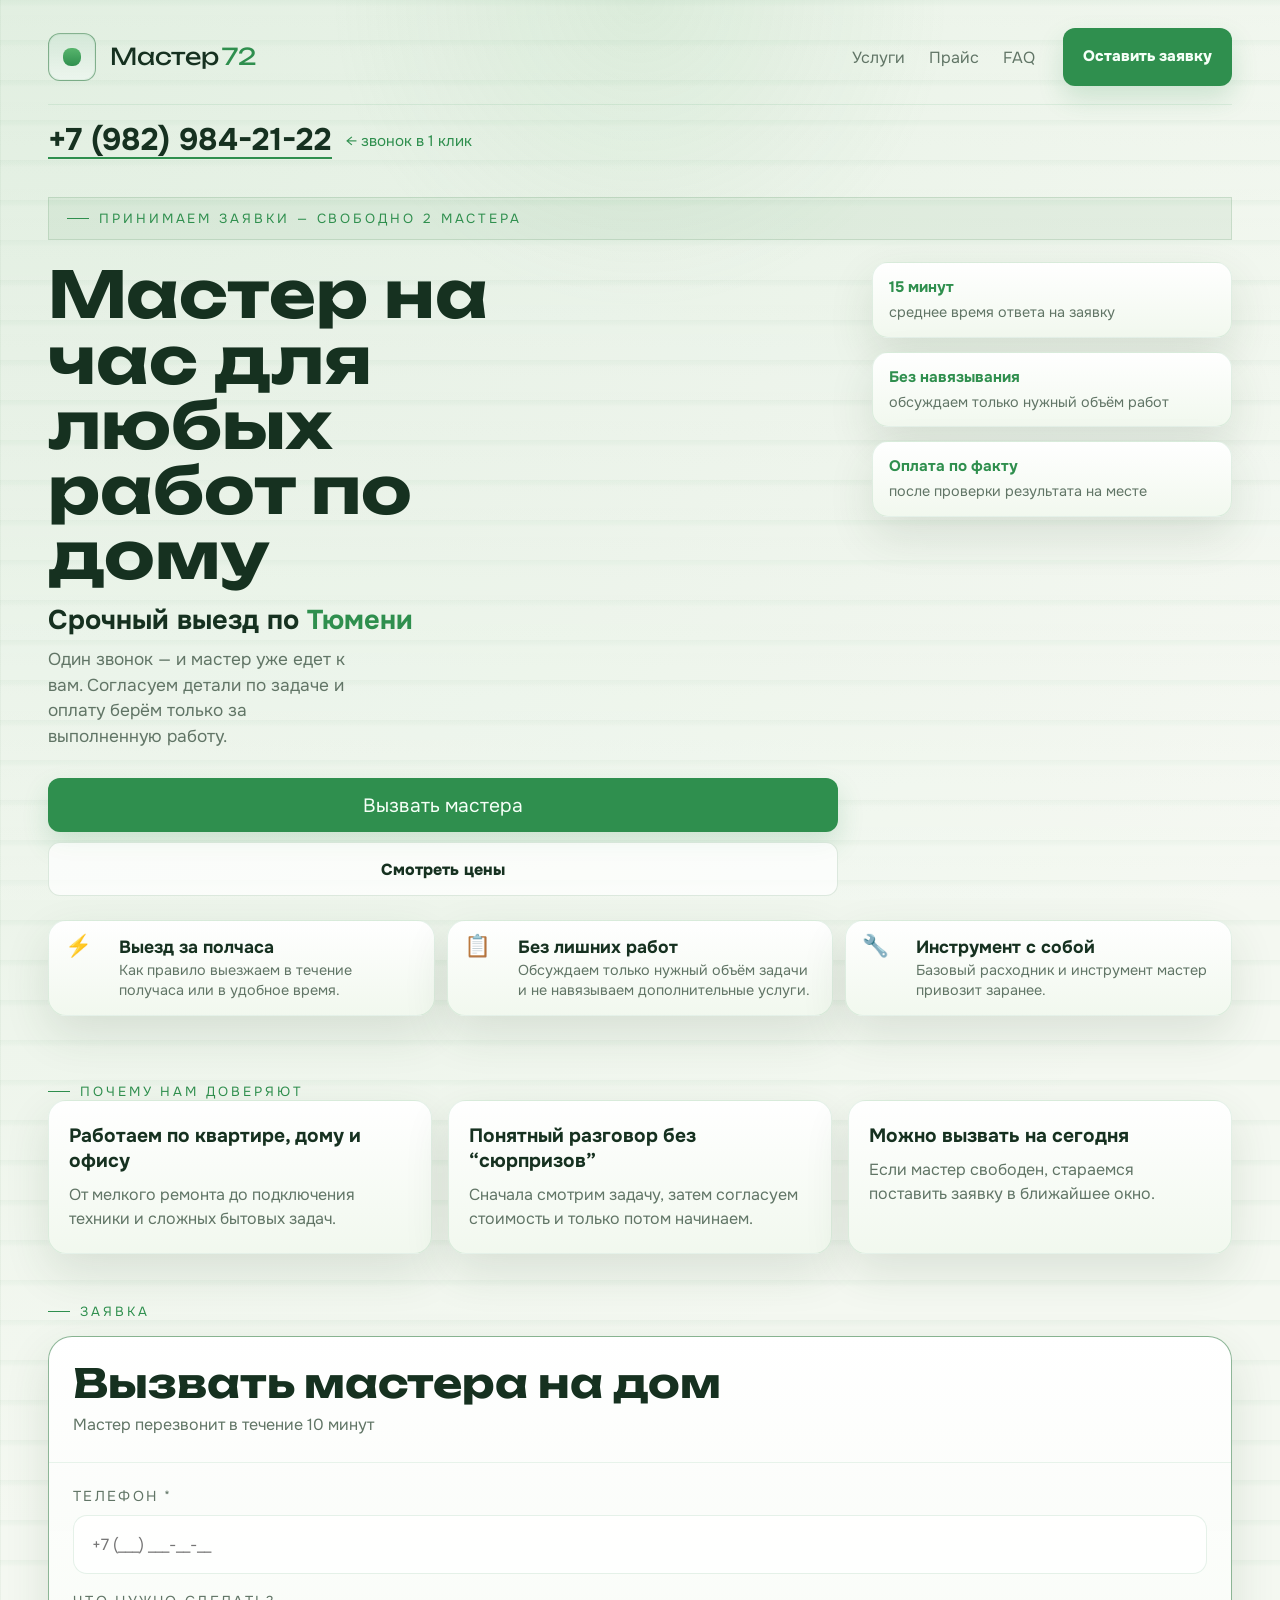
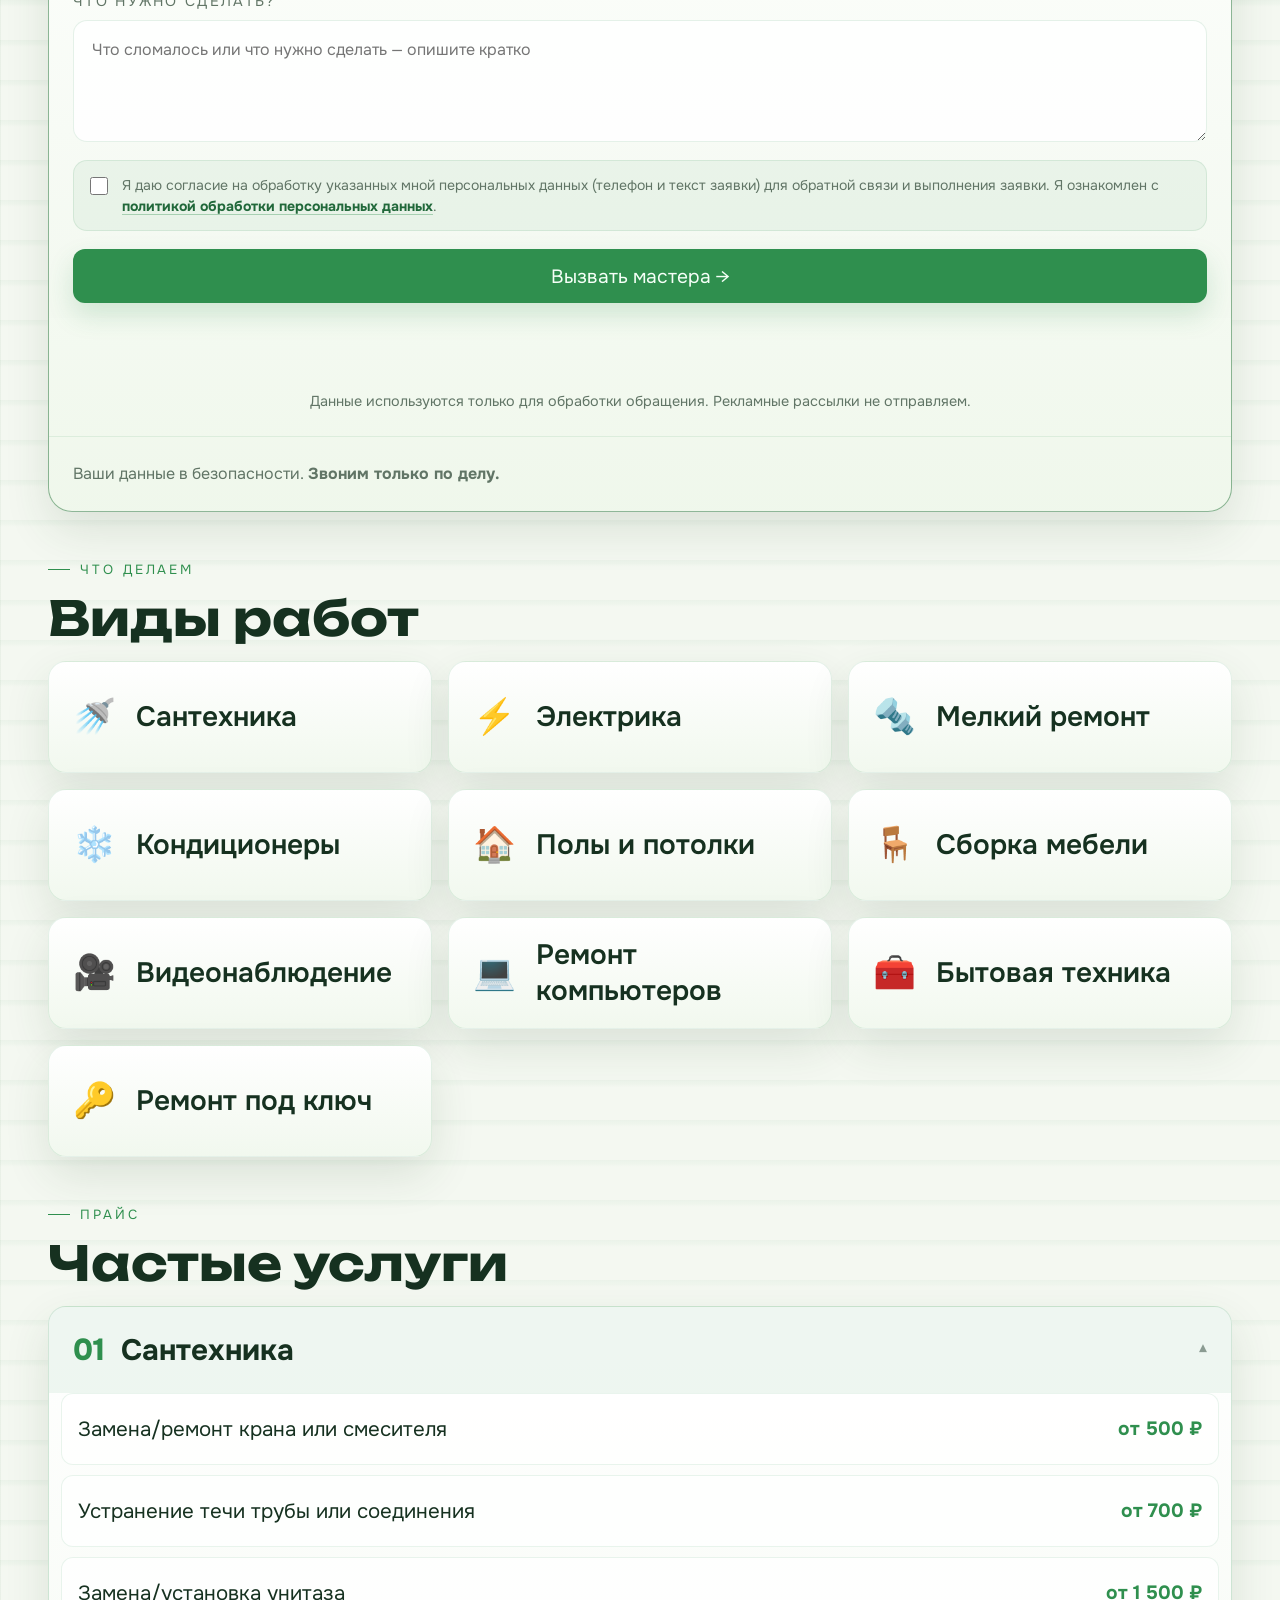
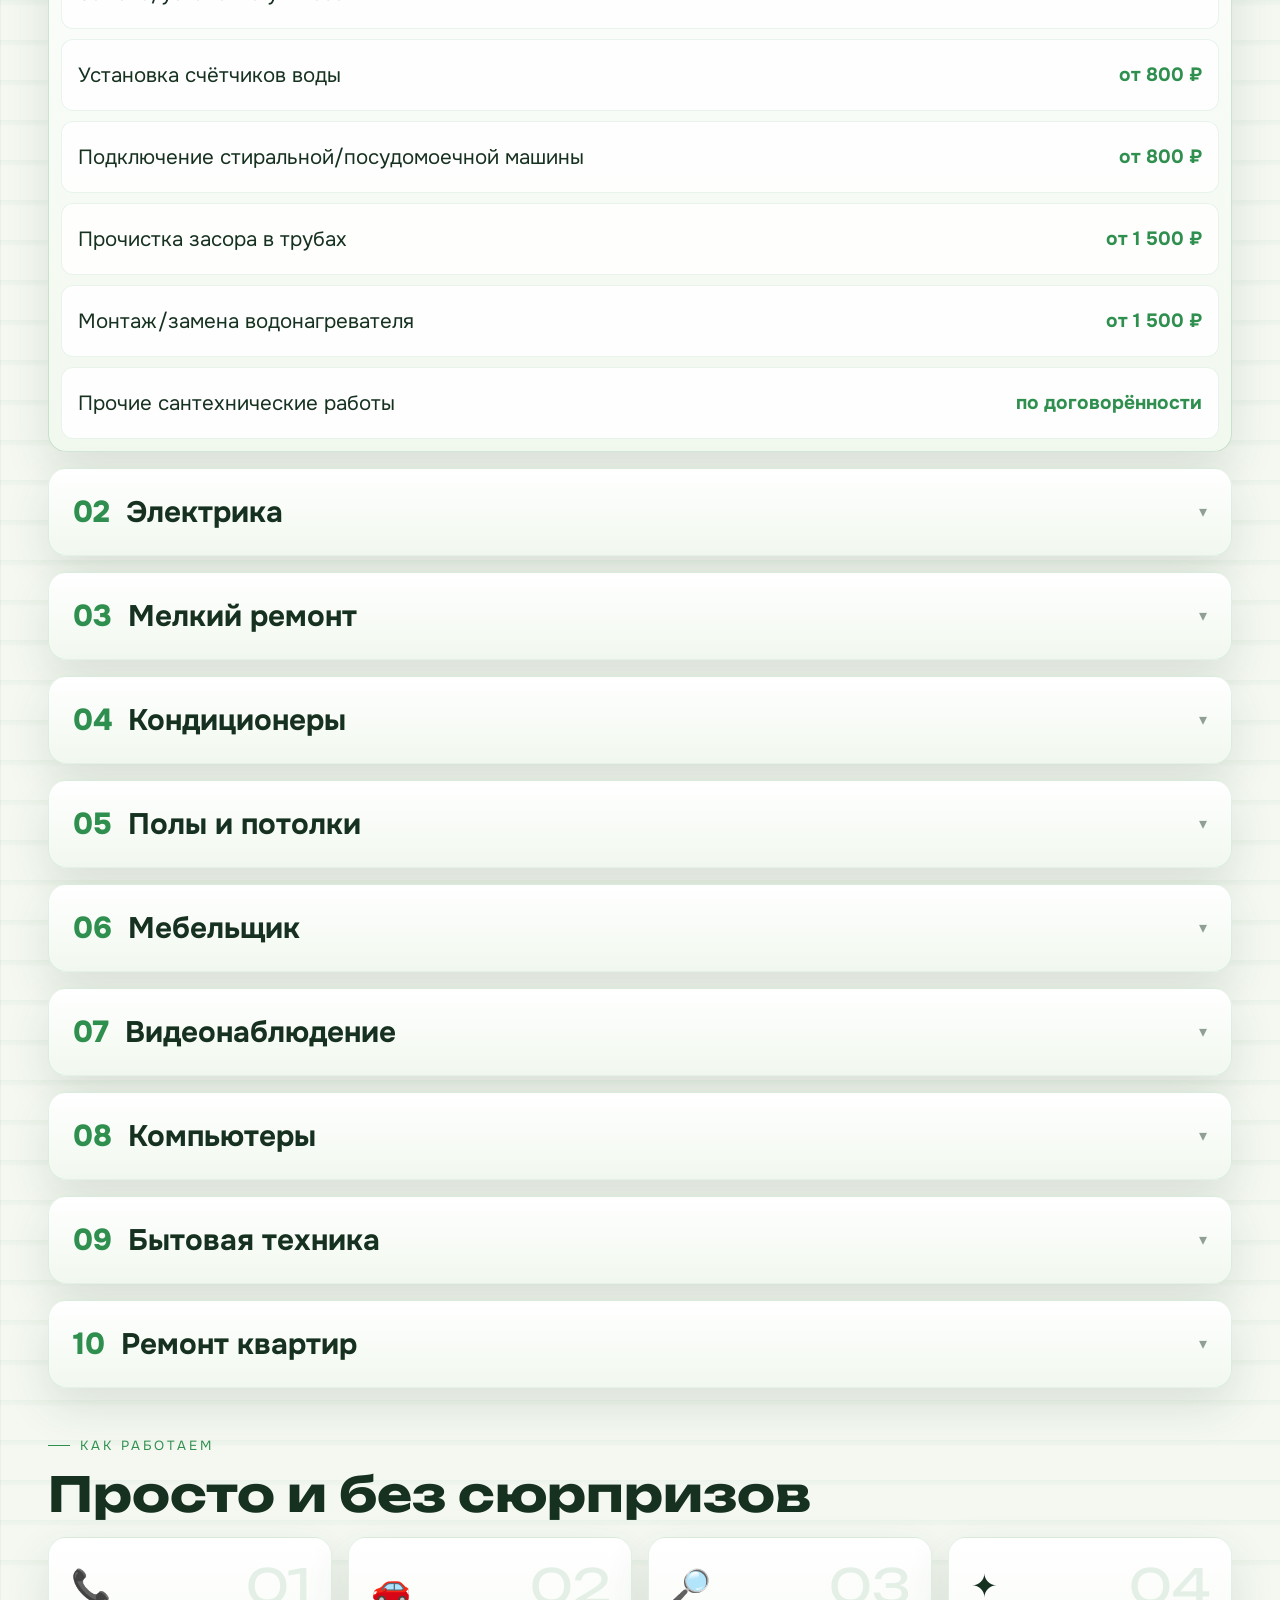
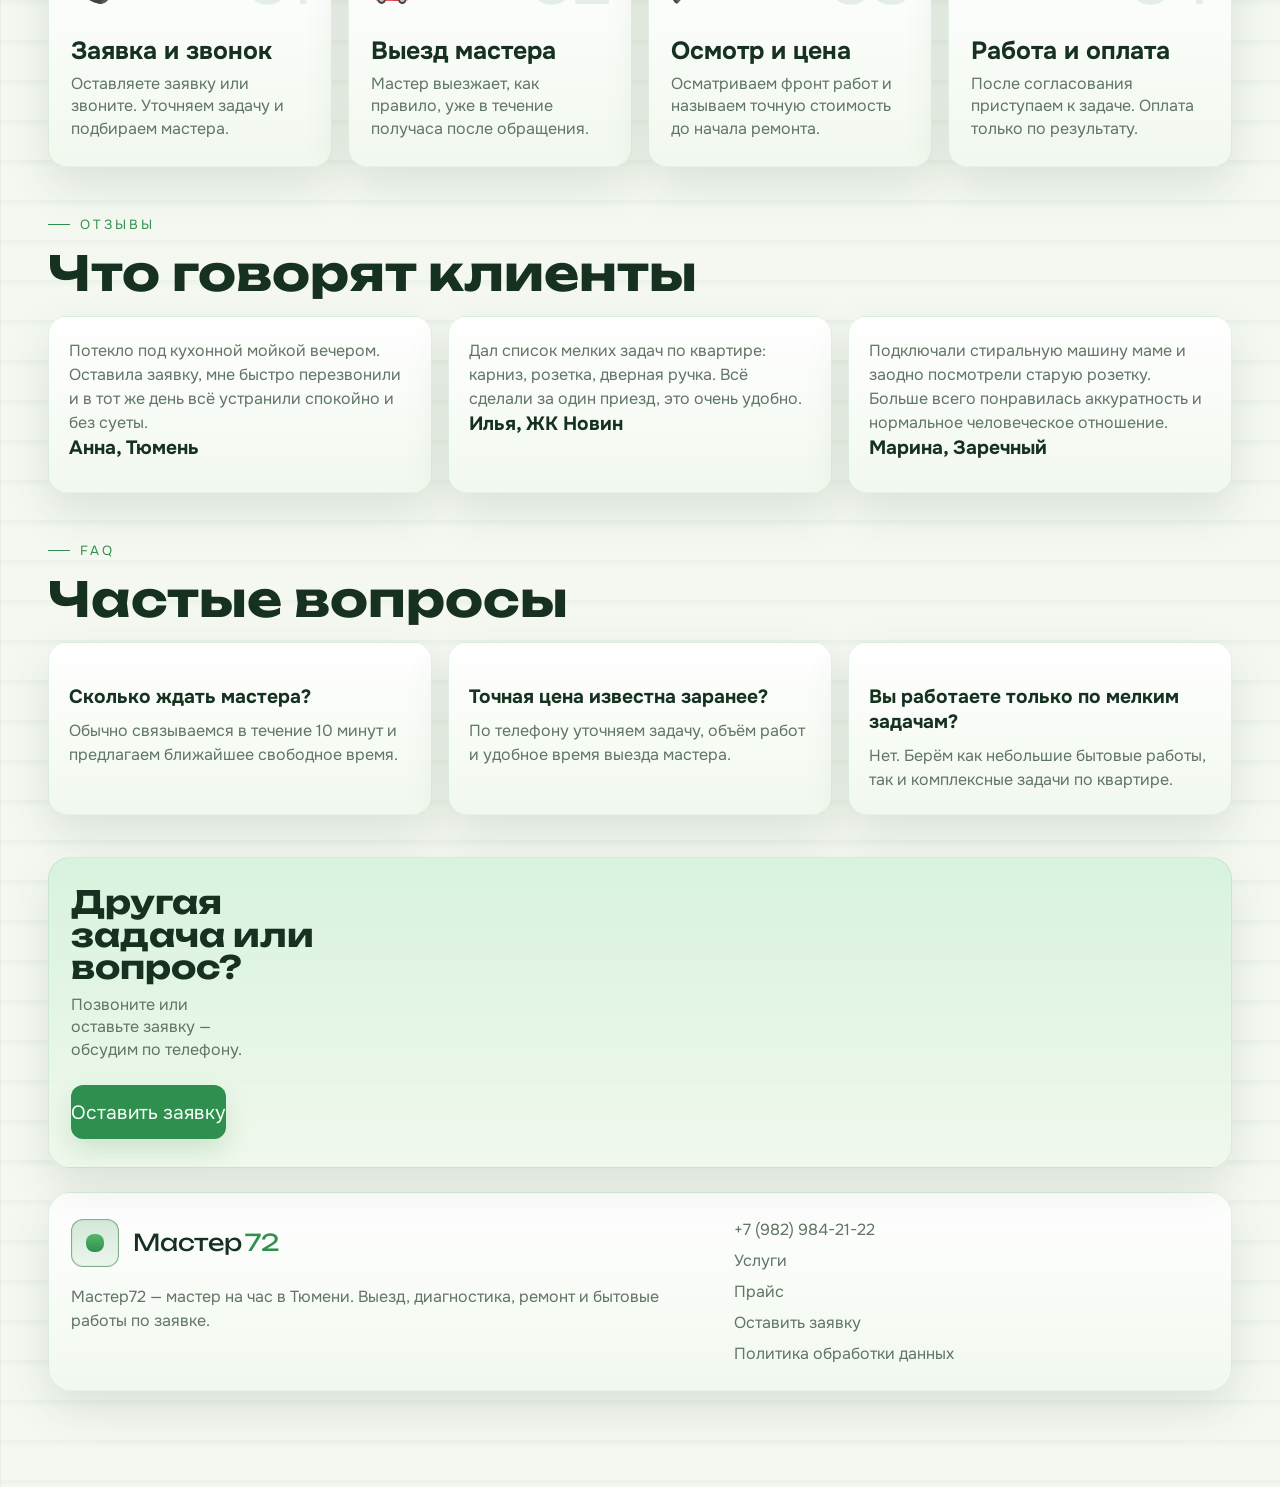
<file: index.html>
<!DOCTYPE html>
<html lang="ru">
  <head>
    <meta charset="UTF-8" />
    <meta name="viewport" content="width=device-width, initial-scale=1.0" />
    <title>Мастер72 — мастер на час в Тюмени</title>
    <meta
      name="description"
      content="Мастер72 — мастер на час в Тюмени. Срочный выезд, понятная цена и заявка в 1 клик."
    />
    <link rel="preconnect" href="https://fonts.googleapis.com" />
    <link rel="preconnect" href="https://fonts.gstatic.com" crossorigin />
    <link
      href="https://fonts.googleapis.com/css2?family=Onest:wght@300;400;500;600;700;800&family=Unbounded:wght@500;700&display=swap"
      rel="stylesheet"
    />
    <link rel="stylesheet" href="styles.css" />
  </head>
  <body>
    <div class="page-shell">
      <header class="site-header reveal">
        <div class="brand">
          <div class="brand__mark" aria-hidden="true"></div>
          <div class="brand__name">
            <span>Мастер</span><span>72</span>
          </div>
        </div>
        <nav class="top-nav" aria-label="Основная навигация">
          <a href="#services">Услуги</a>
          <a href="#prices">Прайс</a>
          <a href="#faq">FAQ</a>
        </nav>
        <a class="button button--header" href="#lead-form">Оставить заявку</a>
      </header>

      <div class="contact-bar reveal">
        <a class="contact-bar__phone" href="tel:+79829842122">+7 (982) 984-21-22</a>
        <a class="contact-bar__hint" href="#lead-form">← звонок в 1 клик</a>
      </div>

      <main>
        <section class="hero reveal">
          <div class="eyebrow">Принимаем заявки — свободно 2 мастера</div>
          <div class="hero-grid">
            <div class="hero-copy">
              <h1>Мастер на час для любых работ по дому</h1>
              <p class="hero__subtitle">Срочный выезд по <span>Тюмени</span></p>
              <p class="hero__text">
                Один звонок — и мастер уже едет к вам. Согласуем детали по
                задаче и оплату берём только за выполненную работу.
              </p>
              <div class="hero-actions">
                <a class="button button--primary" href="#lead-form">Вызвать мастера</a>
                <a class="button button--ghost" href="#prices">Смотреть цены</a>
              </div>
            </div>

            <aside class="hero-aside">
              <div class="hero-badge">
                <strong>15 минут</strong>
                <span>среднее время ответа на заявку</span>
              </div>
              <div class="hero-badge">
                <strong>Без навязывания</strong>
                <span>обсуждаем только нужный объём работ</span>
              </div>
              <div class="hero-badge">
                <strong>Оплата по факту</strong>
                <span>после проверки результата на месте</span>
              </div>
            </aside>
          </div>

          <div class="hero-points">
            <article class="point-card">
              <div class="point-card__icon">⚡</div>
              <div>
                <h2>Выезд за полчаса</h2>
                <p>Как правило выезжаем в течение получаса или в удобное время.</p>
              </div>
            </article>
            <article class="point-card">
              <div class="point-card__icon">📋</div>
              <div>
                <h2>Без лишних работ</h2>
                <p>Обсуждаем только нужный объём задачи и не навязываем дополнительные услуги.</p>
              </div>
            </article>
            <article class="point-card">
              <div class="point-card__icon">🔧</div>
              <div>
                <h2>Инструмент с собой</h2>
                <p>Базовый расходник и инструмент мастер привозит заранее.</p>
              </div>
            </article>
          </div>
        </section>

        <section class="trust reveal">
          <div class="section-label">Почему нам доверяют</div>
          <div class="trust-grid">
            <article class="trust-card">
              <strong>Работаем по квартире, дому и офису</strong>
              <p>От мелкого ремонта до подключения техники и сложных бытовых задач.</p>
            </article>
            <article class="trust-card">
              <strong>Понятный разговор без “сюрпризов”</strong>
              <p>Сначала смотрим задачу, затем согласуем стоимость и только потом начинаем.</p>
            </article>
            <article class="trust-card">
              <strong>Можно вызвать на сегодня</strong>
              <p>Если мастер свободен, стараемся поставить заявку в ближайшее окно.</p>
            </article>
          </div>
        </section>

        <section class="lead reveal" id="lead-form">
          <div class="section-label">Заявка</div>
          <div class="lead__panel">
            <div class="lead__head">
              <h2>Вызвать мастера на дом</h2>
              <p>Мастер перезвонит в течение 10 минут</p>
            </div>

            <form class="lead-form" novalidate>
              <label>
                <span>Телефон *</span>
                <input
                  type="tel"
                  name="phone"
                  autocomplete="tel"
                  required
                  inputmode="tel"
                  maxlength="18"
                  placeholder="+7 (___) ___-__-__"
                />
              </label>
              <label>
                <span>Что нужно сделать?</span>
                <textarea
                  name="message"
                  rows="4"
                  placeholder="Что сломалось или что нужно сделать — опишите кратко"
                ></textarea>
              </label>
              <label class="lead-form__trap" aria-hidden="true">
                <span>Не заполнять</span>
                <input type="text" name="company" tabindex="-1" autocomplete="off" />
              </label>
              <label class="lead-form__consent">
                <input type="checkbox" name="consent" required />
                <span>
                  Я даю согласие на обработку указанных мной персональных данных
                  (телефон и текст заявки) для обратной связи и выполнения заявки.
                  Я ознакомлен с
                  <a href="privacy.html" target="_blank" rel="noopener">политикой обработки персональных данных</a>.
                </span>
              </label>
              <button type="submit" class="button button--primary">
                Вызвать мастера →
              </button>
              <p class="lead-form__status" aria-live="polite"></p>
              <p class="lead-form__policy">
                Данные используются только для обработки обращения. Рекламные
                рассылки не отправляем.
              </p>
            </form>

            <div class="lead__foot">
              Ваши данные в безопасности. <strong>Звоним только по делу.</strong>
            </div>
          </div>
          <div class="lead-success" aria-hidden="true">
            <div class="lead-success__icon">✓</div>
            <h3>Заявка отправлена</h3>
            <p>Мы получили ваш номер и скоро свяжемся с вами, чтобы уточнить детали.</p>
          </div>
        </section>

        <section class="services reveal" id="services">
          <div class="section-label">Что делаем</div>
          <h2 class="section-title">Виды работ</h2>

          <div class="services-list">
            <article class="service-tile"><span>🚿</span>Сантехника</article>
            <article class="service-tile"><span>⚡</span>Электрика</article>
            <article class="service-tile"><span>🔩</span>Мелкий ремонт</article>
            <article class="service-tile"><span>❄️</span>Кондиционеры</article>
            <article class="service-tile"><span>🏠</span>Полы и потолки</article>
            <article class="service-tile"><span>🪑</span>Сборка мебели</article>
            <article class="service-tile"><span>🎥</span>Видеонаблюдение</article>
            <article class="service-tile"><span>💻</span>Ремонт компьютеров</article>
            <article class="service-tile"><span>🧰</span>Бытовая техника</article>
            <article class="service-tile"><span>🔑</span>Ремонт под ключ</article>
          </div>
        </section>

        <section class="prices reveal" id="prices">
          <div class="section-label">Прайс</div>
          <h2 class="section-title">Частые услуги</h2>

          <div class="accordion">
            <article class="accordion-item is-open">
              <button class="accordion-trigger" type="button" aria-expanded="true">
                <span class="accordion-trigger__index">01</span>
                <span class="accordion-trigger__title">Сантехника</span>
                <span class="accordion-trigger__arrow">▾</span>
              </button>
              <div class="accordion-panel">
                <div class="price-row"><span>Замена/ремонт крана или смесителя</span><strong>от 500 ₽</strong></div>
                <div class="price-row"><span>Устранение течи трубы или соединения</span><strong>от 700 ₽</strong></div>
                <div class="price-row"><span>Замена/установка унитаза</span><strong>от 1 500 ₽</strong></div>
                <div class="price-row"><span>Установка счётчиков воды</span><strong>от 800 ₽</strong></div>
                <div class="price-row"><span>Подключение стиральной/посудомоечной машины</span><strong>от 800 ₽</strong></div>
                <div class="price-row"><span>Прочистка засора в трубах</span><strong>от 1 500 ₽</strong></div>
                <div class="price-row"><span>Монтаж/замена водонагревателя</span><strong>от 1 500 ₽</strong></div>
                <div class="price-row"><span>Прочие сантехнические работы</span><strong>по договорённости</strong></div>
              </div>
            </article>

            <article class="accordion-item">
              <button class="accordion-trigger" type="button" aria-expanded="false">
                <span class="accordion-trigger__index">02</span>
                <span class="accordion-trigger__title">Электрика</span>
                <span class="accordion-trigger__arrow">▾</span>
              </button>
              <div class="accordion-panel">
                <div class="price-row"><span>Замена розетки или выключателя</span><strong>от 400 ₽</strong></div>
                <div class="price-row"><span>Установка светильника</span><strong>от 700 ₽</strong></div>
                <div class="price-row"><span>Поиск неисправности</span><strong>от 1 000 ₽</strong></div>
              </div>
            </article>

            <article class="accordion-item">
              <button class="accordion-trigger" type="button" aria-expanded="false">
                <span class="accordion-trigger__index">03</span>
                <span class="accordion-trigger__title">Мелкий ремонт</span>
                <span class="accordion-trigger__arrow">▾</span>
              </button>
              <div class="accordion-panel">
                <div class="price-row"><span>Повесить полку, карниз, зеркало</span><strong>от 500 ₽</strong></div>
                <div class="price-row"><span>Замена замка или ручки</span><strong>от 700 ₽</strong></div>
                <div class="price-row"><span>Мелкий бытовой ремонт</span><strong>по договорённости</strong></div>
              </div>
            </article>

            <article class="accordion-item">
              <button class="accordion-trigger" type="button" aria-expanded="false">
                <span class="accordion-trigger__index">04</span>
                <span class="accordion-trigger__title">Кондиционеры</span>
                <span class="accordion-trigger__arrow">▾</span>
              </button>
              <div class="accordion-panel">
                <div class="price-row"><span>Чистка внутреннего блока</span><strong>от 1 500 ₽</strong></div>
                <div class="price-row"><span>Диагностика</span><strong>от 1 000 ₽</strong></div>
              </div>
            </article>

            <article class="accordion-item">
              <button class="accordion-trigger" type="button" aria-expanded="false">
                <span class="accordion-trigger__index">05</span>
                <span class="accordion-trigger__title">Полы и потолки</span>
                <span class="accordion-trigger__arrow">▾</span>
              </button>
              <div class="accordion-panel">
                <div class="price-row"><span>Локальный ремонт покрытий</span><strong>от 1 200 ₽</strong></div>
                <div class="price-row"><span>Монтаж плинтуса</span><strong>от 250 ₽/м</strong></div>
              </div>
            </article>

            <article class="accordion-item">
              <button class="accordion-trigger" type="button" aria-expanded="false">
                <span class="accordion-trigger__index">06</span>
                <span class="accordion-trigger__title">Мебельщик</span>
                <span class="accordion-trigger__arrow">▾</span>
              </button>
              <div class="accordion-panel">
                <div class="price-row"><span>Сборка шкафа или комода</span><strong>от 1 500 ₽</strong></div>
                <div class="price-row"><span>Сборка кухни</span><strong>от 4 000 ₽</strong></div>
              </div>
            </article>

            <article class="accordion-item">
              <button class="accordion-trigger" type="button" aria-expanded="false">
                <span class="accordion-trigger__index">07</span>
                <span class="accordion-trigger__title">Видеонаблюдение</span>
                <span class="accordion-trigger__arrow">▾</span>
              </button>
              <div class="accordion-panel">
                <div class="price-row"><span>Установка видеонаблюдения</span><strong>по договорённости</strong></div>
                <div class="price-row"><span>Настройка камер и регистратора</span><strong>по договорённости</strong></div>
              </div>
            </article>

            <article class="accordion-item">
              <button class="accordion-trigger" type="button" aria-expanded="false">
                <span class="accordion-trigger__index">08</span>
                <span class="accordion-trigger__title">Компьютеры</span>
                <span class="accordion-trigger__arrow">▾</span>
              </button>
              <div class="accordion-panel">
                <div class="price-row"><span>Ремонт компьютеров</span><strong>по договорённости</strong></div>
                <div class="price-row"><span>Настройка системы и программ</span><strong>по договорённости</strong></div>
              </div>
            </article>

            <article class="accordion-item">
              <button class="accordion-trigger" type="button" aria-expanded="false">
                <span class="accordion-trigger__index">09</span>
                <span class="accordion-trigger__title">Бытовая техника</span>
                <span class="accordion-trigger__arrow">▾</span>
              </button>
              <div class="accordion-panel">
                <div class="price-row"><span>Ремонт бытовой техники</span><strong>по договорённости</strong></div>
                <div class="price-row"><span>Диагностика и подключение техники</span><strong>по договорённости</strong></div>
              </div>
            </article>

            <article class="accordion-item">
              <button class="accordion-trigger" type="button" aria-expanded="false">
                <span class="accordion-trigger__index">10</span>
                <span class="accordion-trigger__title">Ремонт квартир</span>
                <span class="accordion-trigger__arrow">▾</span>
              </button>
              <div class="accordion-panel">
                <div class="price-row"><span>Ремонт квартир под ключ</span><strong>по договорённости</strong></div>
              </div>
            </article>
          </div>
        </section>

        <section class="process reveal">
          <div class="section-label">Как работаем</div>
          <h2 class="section-title">Просто и без сюрпризов</h2>

          <div class="steps">
            <article class="step-card">
              <div class="step-card__emoji">📞</div>
              <div class="step-card__number">01</div>
              <h3>Заявка и звонок</h3>
              <p>Оставляете заявку или звоните. Уточняем задачу и подбираем мастера.</p>
            </article>
            <article class="step-card">
              <div class="step-card__emoji">🚗</div>
              <div class="step-card__number">02</div>
              <h3>Выезд мастера</h3>
              <p>Мастер выезжает, как правило, уже в течение получаса после обращения.</p>
            </article>
            <article class="step-card">
              <div class="step-card__emoji">🔎</div>
              <div class="step-card__number">03</div>
              <h3>Осмотр и цена</h3>
              <p>Осматриваем фронт работ и называем точную стоимость до начала ремонта.</p>
            </article>
            <article class="step-card">
              <div class="step-card__emoji">✦</div>
              <div class="step-card__number">04</div>
              <h3>Работа и оплата</h3>
              <p>После согласования приступаем к задаче. Оплата только по результату.</p>
            </article>
          </div>
        </section>

        <section class="reviews reveal">
          <div class="section-label">Отзывы</div>
          <h2 class="section-title">Что говорят клиенты</h2>
          <div class="reviews-grid">
            <article class="review-card">
              <p>
                Потекло под кухонной мойкой вечером. Оставила заявку, мне быстро
                перезвонили и в тот же день всё устранили спокойно и без суеты.
              </p>
              <strong>Анна, Тюмень</strong>
            </article>
            <article class="review-card">
              <p>
                Дал список мелких задач по квартире: карниз, розетка, дверная
                ручка. Всё сделали за один приезд, это очень удобно.
              </p>
              <strong>Илья, ЖК Новин</strong>
            </article>
            <article class="review-card">
              <p>
                Подключали стиральную машину маме и заодно посмотрели старую
                розетку. Больше всего понравилась аккуратность и нормальное
                человеческое отношение.
              </p>
              <strong>Марина, Заречный</strong>
            </article>
          </div>
        </section>

        <section class="faq reveal" id="faq">
          <div class="section-label">FAQ</div>
          <h2 class="section-title">Частые вопросы</h2>
          <div class="faq-list">
            <article class="faq-item">
              <h3>Сколько ждать мастера?</h3>
              <p>Обычно связываемся в течение 10 минут и предлагаем ближайшее свободное время.</p>
            </article>
            <article class="faq-item">
              <h3>Точная цена известна заранее?</h3>
              <p>По телефону уточняем задачу, объём работ и удобное время выезда мастера.</p>
            </article>
            <article class="faq-item">
              <h3>Вы работаете только по мелким задачам?</h3>
              <p>Нет. Берём как небольшие бытовые работы, так и комплексные задачи по квартире.</p>
            </article>
          </div>
        </section>

        <section class="cta reveal">
          <div>
            <h2>Другая задача или вопрос?</h2>
            <p>Позвоните или оставьте заявку — обсудим по телефону.</p>
          </div>
          <a class="button button--primary" href="#lead-form">Оставить заявку</a>
        </section>
      </main>

      <footer class="site-footer reveal">
        <div class="site-footer__brand">
          <div class="brand">
            <div class="brand__mark" aria-hidden="true"></div>
            <div class="brand__name">
              <span>Мастер</span><span>72</span>
            </div>
          </div>
          <p>Мастер72 — мастер на час в Тюмени. Выезд, диагностика, ремонт и бытовые работы по заявке.</p>
        </div>
        <div class="site-footer__links">
          <a href="tel:+79829842122">+7 (982) 984-21-22</a>
          <a href="#services">Услуги</a>
          <a href="#prices">Прайс</a>
          <a href="#lead-form">Оставить заявку</a>
          <a href="privacy.html">Политика обработки данных</a>
        </div>
      </footer>
    </div>

    <script src="script.js"></script>
  </body>
</html>
</file>
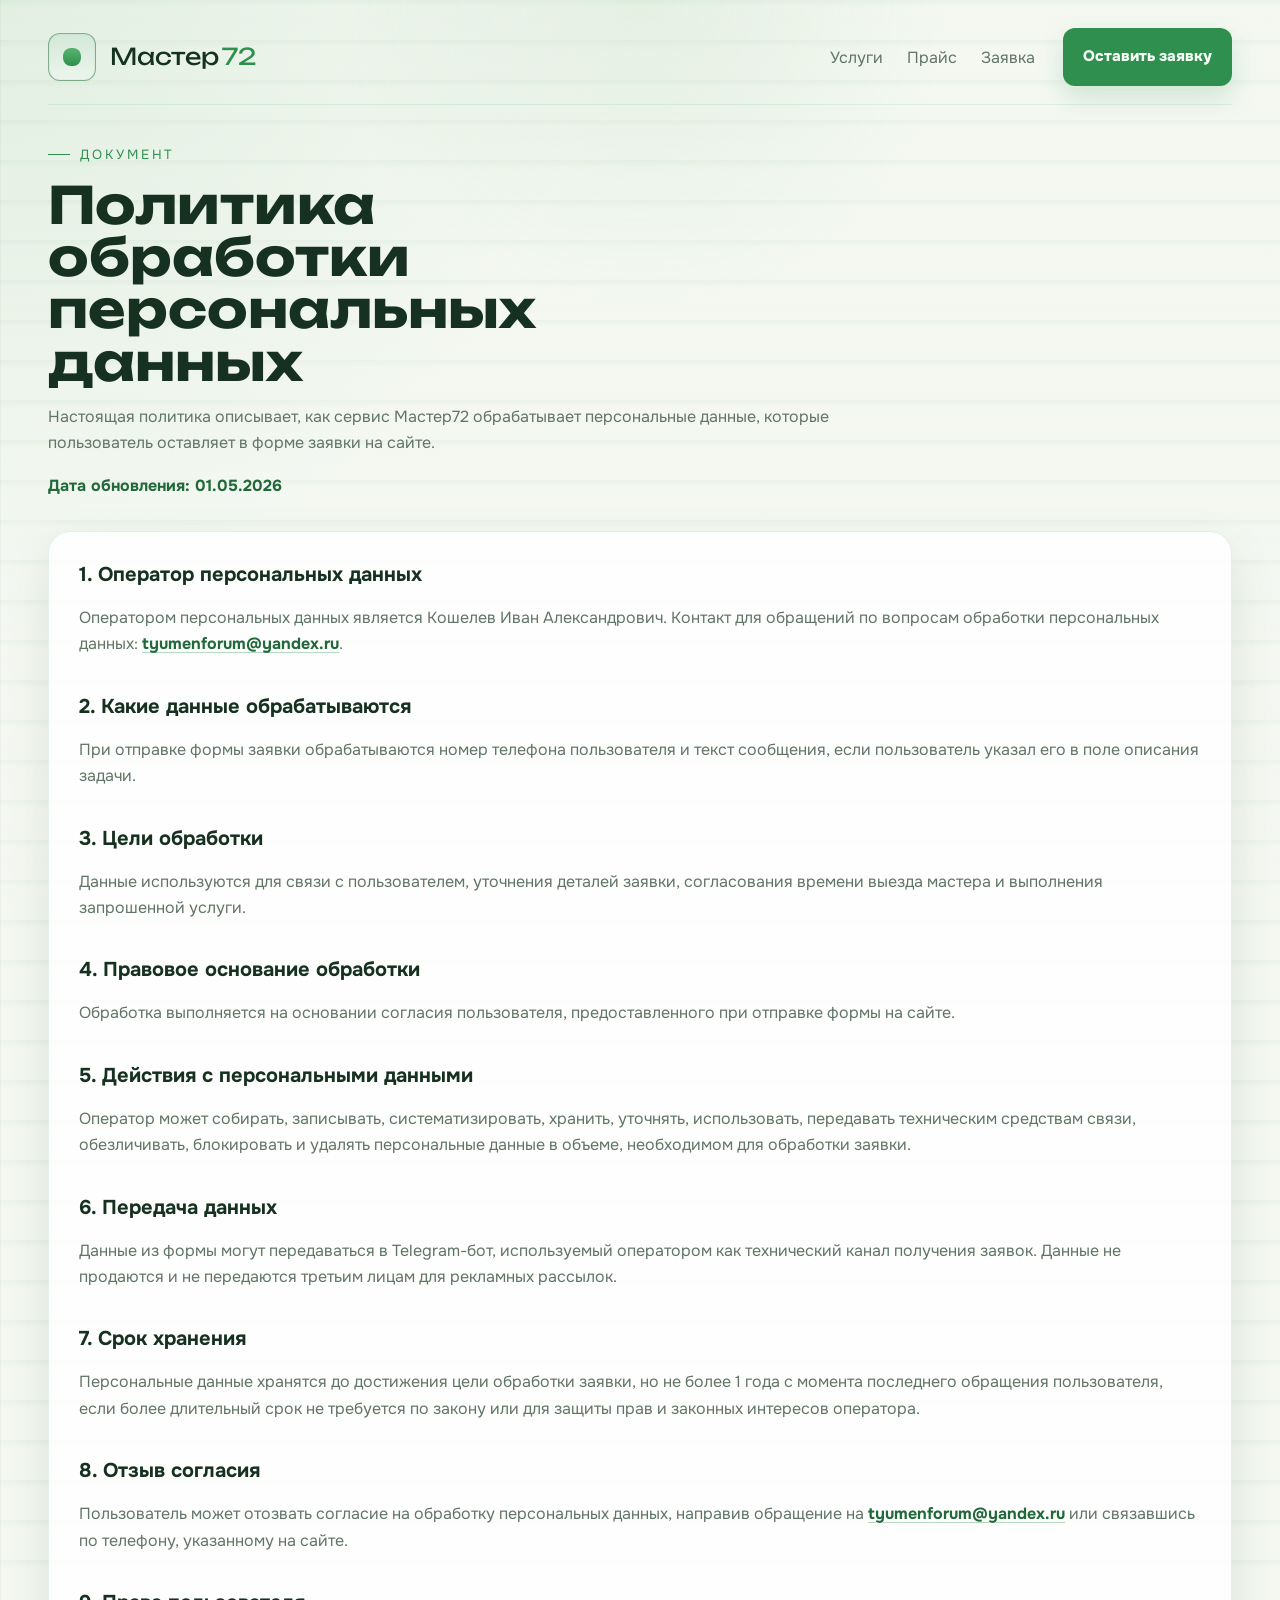
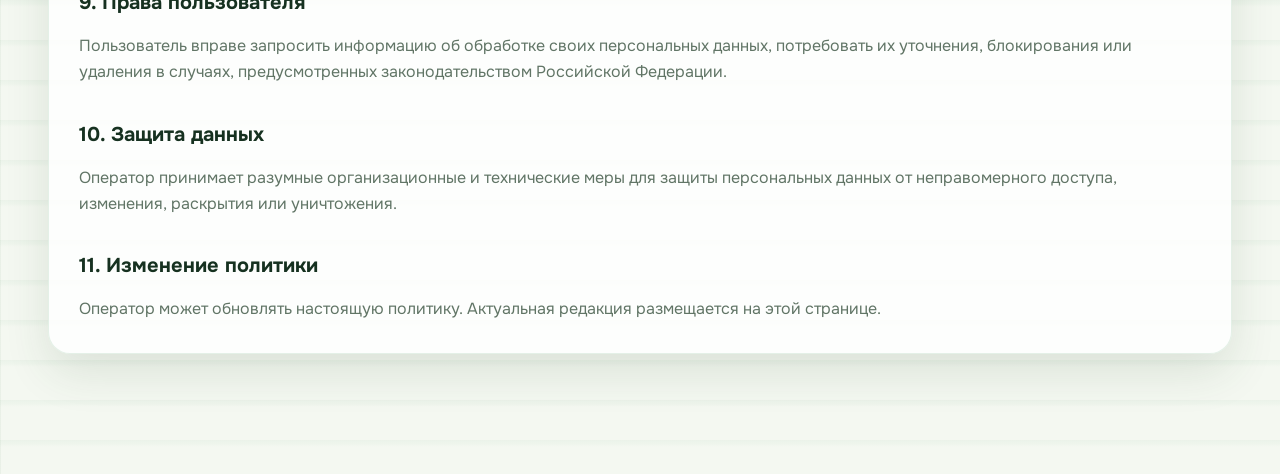
<file: privacy.html>
<!DOCTYPE html>
<html lang="ru">
  <head>
    <meta charset="UTF-8" />
    <meta name="viewport" content="width=device-width, initial-scale=1.0" />
    <title>Политика обработки персональных данных — Мастер72</title>
    <meta
      name="description"
      content="Политика обработки персональных данных сервиса Мастер72."
    />
    <link rel="preconnect" href="https://fonts.googleapis.com" />
    <link rel="preconnect" href="https://fonts.gstatic.com" crossorigin />
    <link
      href="https://fonts.googleapis.com/css2?family=Onest:wght@300;400;500;600;700;800&family=Unbounded:wght@500;700&display=swap"
      rel="stylesheet"
    />
    <link rel="stylesheet" href="styles.css" />
  </head>
  <body>
    <div class="page-shell">
      <header class="site-header reveal is-visible">
        <a class="brand" href="index.html" aria-label="Мастер72">
          <div class="brand__mark" aria-hidden="true"></div>
          <div class="brand__name">
            <span>Мастер</span><span>72</span>
          </div>
        </a>
        <nav class="top-nav" aria-label="Основная навигация">
          <a href="index.html#services">Услуги</a>
          <a href="index.html#prices">Прайс</a>
          <a href="index.html#lead-form">Заявка</a>
        </nav>
        <a class="button button--header" href="index.html#lead-form">Оставить заявку</a>
      </header>

      <main class="privacy-page">
        <section class="privacy-hero reveal is-visible">
          <div class="section-label">Документ</div>
          <h1>Политика обработки персональных данных</h1>
          <p>
            Настоящая политика описывает, как сервис Мастер72 обрабатывает
            персональные данные, которые пользователь оставляет в форме заявки
            на сайте.
          </p>
          <p class="privacy-updated">Дата обновления: 01.05.2026</p>
        </section>

        <section class="privacy-content reveal is-visible">
          <h2>1. Оператор персональных данных</h2>
          <p>
            Оператором персональных данных является Кошелев Иван Александрович.
            Контакт для обращений по вопросам обработки персональных данных:
            <a href="mailto:tyumenforum@yandex.ru">tyumenforum@yandex.ru</a>.
          </p>

          <h2>2. Какие данные обрабатываются</h2>
          <p>
            При отправке формы заявки обрабатываются номер телефона пользователя
            и текст сообщения, если пользователь указал его в поле описания
            задачи.
          </p>

          <h2>3. Цели обработки</h2>
          <p>
            Данные используются для связи с пользователем, уточнения деталей
            заявки, согласования времени выезда мастера и выполнения запрошенной
            услуги.
          </p>

          <h2>4. Правовое основание обработки</h2>
          <p>
            Обработка выполняется на основании согласия пользователя,
            предоставленного при отправке формы на сайте.
          </p>

          <h2>5. Действия с персональными данными</h2>
          <p>
            Оператор может собирать, записывать, систематизировать, хранить,
            уточнять, использовать, передавать техническим средствам связи,
            обезличивать, блокировать и удалять персональные данные в объеме,
            необходимом для обработки заявки.
          </p>

          <h2>6. Передача данных</h2>
          <p>
            Данные из формы могут передаваться в Telegram-бот, используемый
            оператором как технический канал получения заявок. Данные не
            продаются и не передаются третьим лицам для рекламных рассылок.
          </p>

          <h2>7. Срок хранения</h2>
          <p>
            Персональные данные хранятся до достижения цели обработки заявки,
            но не более 1 года с момента последнего обращения пользователя, если
            более длительный срок не требуется по закону или для защиты прав и
            законных интересов оператора.
          </p>

          <h2>8. Отзыв согласия</h2>
          <p>
            Пользователь может отозвать согласие на обработку персональных
            данных, направив обращение на
            <a href="mailto:tyumenforum@yandex.ru">tyumenforum@yandex.ru</a>
            или связавшись по телефону, указанному на сайте.
          </p>

          <h2>9. Права пользователя</h2>
          <p>
            Пользователь вправе запросить информацию об обработке своих
            персональных данных, потребовать их уточнения, блокирования или
            удаления в случаях, предусмотренных законодательством Российской
            Федерации.
          </p>

          <h2>10. Защита данных</h2>
          <p>
            Оператор принимает разумные организационные и технические меры для
            защиты персональных данных от неправомерного доступа, изменения,
            раскрытия или уничтожения.
          </p>

          <h2>11. Изменение политики</h2>
          <p>
            Оператор может обновлять настоящую политику. Актуальная редакция
            размещается на этой странице.
          </p>
        </section>
      </main>
    </div>
  </body>
</html>
</file>
<file: styles.css>
:root {
  --bg: #f4f8f1;
  --bg-soft: #edf4e8;
  --panel: #ffffff;
  --panel-strong: #eef7ea;
  --line: rgba(55, 125, 72, 0.16);
  --line-strong: rgba(55, 125, 72, 0.56);
  --text: #163120;
  --muted: #617566;
  --accent: #2f8f4e;
  --accent-deep: #21683a;
  --shadow: 0 18px 46px rgba(41, 78, 44, 0.12);
}

* {
  box-sizing: border-box;
}

html {
  scroll-behavior: smooth;
}

body {
  margin: 0;
  min-width: 320px;
  overflow-x: hidden;
  font-family: "Onest", sans-serif;
  background:
    radial-gradient(circle at top left, rgba(115, 185, 130, 0.14), transparent 24%),
    linear-gradient(180deg, rgba(47, 143, 78, 0.05), transparent 18%),
    linear-gradient(90deg, rgba(42, 104, 52, 0.05) 1px, transparent 1px),
    var(--bg);
  background-size: auto, 40px 40px, auto;
  color: var(--text);
}

body::before {
  content: "";
  position: fixed;
  inset: 0;
  pointer-events: none;
  background:
    radial-gradient(circle at top center, rgba(120, 188, 128, 0.12), transparent 28%),
    linear-gradient(180deg, transparent, rgba(255, 255, 255, 0.12));
}

.page-shell {
  width: min(100%, 1240px);
  margin: 0 auto;
  padding: 18px 20px 48px;
  position: relative;
}

.site-header,
.contact-bar,
.hero,
.trust,
.lead,
.services,
.prices,
.process,
.reviews,
.faq,
.cta {
  position: relative;
  z-index: 1;
}

.site-header {
  display: grid;
  grid-template-columns: minmax(0, 1fr) auto auto;
  align-items: center;
  gap: 16px;
  padding-bottom: 18px;
  border-bottom: 1px solid rgba(47, 143, 78, 0.1);
}

.brand {
  display: flex;
  align-items: center;
  gap: 14px;
  min-width: 0;
  color: inherit;
  text-decoration: none;
}

.brand__mark {
  width: 48px;
  height: 48px;
  border-radius: 12px;
  border: 1px solid var(--line-strong);
  background:
    linear-gradient(180deg, rgba(47, 143, 78, 0.18), rgba(47, 143, 78, 0.06)),
    #f8fcf7;
  box-shadow: inset 0 0 0 1px rgba(47, 143, 78, 0.06);
  position: relative;
}

.brand__mark::before {
  content: "";
  position: absolute;
  inset: 14px;
  border-radius: 8px;
  background: linear-gradient(180deg, #58b56d, var(--accent));
}

.brand__name {
  display: flex;
  flex-wrap: wrap;
  gap: 0.15em;
  font-family: "Unbounded", sans-serif;
  font-size: clamp(1rem, 4vw, 1.45rem);
  line-height: 1.1;
  min-width: 0;
}

.brand__name span:last-child {
  color: var(--accent);
}

.top-nav {
  display: none;
  align-items: center;
  gap: 24px;
}

.top-nav a,
.site-footer__links a {
  color: var(--muted);
  text-decoration: none;
  transition: color 180ms ease;
}

.top-nav a:hover,
.site-footer__links a:hover {
  color: var(--text);
}

.button {
  display: inline-flex;
  align-items: center;
  justify-content: center;
  border-radius: 12px;
  text-decoration: none;
  font-weight: 800;
  transition: transform 180ms ease, box-shadow 180ms ease, background 180ms ease;
}

.button:hover,
.button:focus-visible {
  transform: translateY(-1px);
}

.button--header,
.button--primary {
  background: var(--accent);
  color: #f5fff7;
  box-shadow: 0 12px 26px rgba(47, 143, 78, 0.18);
}

.button--ghost {
  min-height: 64px;
  padding: 0 22px;
  border: 1px solid var(--line);
  color: var(--text);
  background: rgba(255, 255, 255, 0.72);
}

.button--header {
  min-height: 58px;
  padding: 0 20px;
  width: auto;
  min-width: 146px;
  text-align: center;
  font-size: 0.95rem;
  line-height: 1.05;
  flex-shrink: 0;
}

.contact-bar {
  display: flex;
  align-items: center;
  gap: 14px;
  padding: 18px 0 12px;
  margin-bottom: 18px;
  overflow-x: auto;
}

.contact-bar__phone {
  color: var(--text);
  text-decoration: none;
  font-size: clamp(1.35rem, 5vw, 1.95rem);
  font-weight: 700;
  border-bottom: 2px solid var(--accent);
  line-height: 1.1;
}

.contact-bar__hint {
  color: var(--accent);
  text-decoration: none;
  white-space: nowrap;
  font-size: 0.95rem;
}

.hero {
  padding: 8px 0 18px;
}

.hero-grid {
  display: grid;
  gap: 22px;
  margin-bottom: 24px;
}

.hero-copy {
  display: grid;
  align-content: start;
}

.hero-actions {
  display: grid;
  gap: 12px;
  margin-top: 8px;
}

.hero-aside {
  display: grid;
  gap: 14px;
  align-content: start;
  align-self: start;
}

.hero-badge,
.trust-card,
.review-card,
.faq-item,
.site-footer {
  border: 1px solid rgba(47, 143, 78, 0.12);
  background: linear-gradient(180deg, rgba(255, 255, 255, 0.98), rgba(241, 248, 238, 0.98));
  box-shadow: var(--shadow);
}

.hero-badge {
  padding: 14px 16px;
  border-radius: 18px;
}

.hero-badge strong {
  display: block;
  margin-bottom: 4px;
  font-size: 0.98rem;
  color: var(--accent);
}

.hero-badge span {
  color: var(--muted);
  line-height: 1.35;
  font-size: 0.94rem;
}

.eyebrow,
.section-label {
  display: inline-flex;
  align-items: center;
  gap: 10px;
  color: var(--accent);
  text-transform: uppercase;
  letter-spacing: 0.22em;
  font-size: 0.83rem;
}

.eyebrow {
  width: 100%;
  padding: 12px 18px;
  margin-bottom: 22px;
  border: 1px solid var(--line);
  background: rgba(62, 143, 84, 0.08);
}

.eyebrow::before,
.section-label::before {
  content: "";
  width: 22px;
  height: 1px;
  background: currentColor;
}

h1,
.section-title,
.lead__head h2,
.cta h2 {
  margin: 0;
  font-family: "Unbounded", sans-serif;
  font-weight: 700;
  line-height: 1.02;
}

h1 {
  max-width: 10ch;
  font-size: clamp(2.05rem, 9.8vw, 4rem);
}

.hero__subtitle {
  margin: 18px 0 10px;
  font-size: clamp(1.2rem, 5vw, 1.8rem);
  font-weight: 700;
}

.hero__subtitle span,
.hero__subtitle strong,
.accent {
  color: var(--accent);
}

.hero__text {
  max-width: 16ch;
  margin: 0 0 28px;
  color: var(--muted);
  font-size: 1.15rem;
  line-height: 1.5;
}

.hero-points,
.trust-grid,
.services-list,
.accordion,
.steps,
.reviews-grid,
.faq-list {
  display: grid;
  gap: 16px;
}

.point-card,
.service-tile,
.accordion-item,
.step-card,
.lead__panel,
.cta {
  border: 1px solid rgba(47, 143, 78, 0.12);
  background: linear-gradient(180deg, rgba(255, 255, 255, 0.98), rgba(241, 248, 238, 0.98));
  box-shadow: var(--shadow);
}

.point-card {
  display: grid;
  grid-template-columns: 42px 1fr;
  gap: 16px;
  padding: 18px 18px;
  border-radius: 18px;
}

.point-card__icon {
  font-size: 1.7rem;
  line-height: 1;
}

.point-card h2,
.step-card h3 {
  margin: 0 0 6px;
  font-size: 1.55rem;
  font-weight: 700;
}

.point-card p,
.step-card p,
.cta p,
.lead__head p,
.lead-form__policy,
.lead__foot {
  margin: 0;
  color: var(--muted);
  line-height: 1.4;
}

.lead,
.trust,
.services,
.prices,
.process,
.reviews,
.faq,
.cta {
  margin-top: 42px;
}

.lead {
  position: relative;
}

.lead__panel {
  margin-top: 16px;
  border-radius: 24px;
  overflow: hidden;
  border-color: var(--line-strong);
  background:
    linear-gradient(180deg, rgba(255, 255, 255, 0.99), rgba(239, 247, 235, 0.98));
}

.lead__head,
.lead__foot {
  padding: 26px 24px;
}

.lead__head {
  border-bottom: 1px solid rgba(47, 143, 78, 0.1);
}

.lead__head h2 {
  font-size: clamp(1.8rem, 7vw, 2.5rem);
  margin-bottom: 10px;
}

.lead-form {
  display: grid;
  gap: 18px;
  padding: 24px;
}

.lead-form label {
  display: grid;
  gap: 10px;
}

.lead-form span {
  color: var(--muted);
  text-transform: uppercase;
  letter-spacing: 0.16em;
  font-size: 0.9rem;
}

.lead-form input,
.lead-form textarea {
  width: 100%;
  border: 1px solid rgba(47, 143, 78, 0.12);
  border-radius: 14px;
  background: rgba(255, 255, 255, 0.88);
  color: var(--text);
  padding: 18px 18px;
  font: inherit;
  outline: none;
}

.lead-form input:focus,
.lead-form textarea:focus {
  border-color: var(--line-strong);
  box-shadow: 0 0 0 4px rgba(47, 143, 78, 0.12);
}

.lead-form__trap {
  position: absolute;
  left: -9999px;
  opacity: 0;
  pointer-events: none;
}

.lead-form .lead-form__consent {
  display: grid;
  grid-template-columns: 20px 1fr;
  gap: 12px;
  align-items: start;
  padding: 14px 16px;
  border: 1px solid rgba(47, 143, 78, 0.12);
  border-radius: 14px;
  background: rgba(47, 143, 78, 0.06);
}

.lead-form .lead-form__consent input {
  width: 18px;
  height: 18px;
  margin: 2px 0 0;
  accent-color: var(--accent);
}

.lead-form .lead-form__consent span {
  color: var(--muted);
  font-size: 0.88rem;
  line-height: 1.45;
  letter-spacing: 0;
  text-transform: none;
}

.lead-form .lead-form__consent a,
.privacy-content a {
  color: var(--accent-deep);
  font-weight: 700;
  text-decoration-color: rgba(47, 143, 78, 0.35);
  text-underline-offset: 3px;
}

.button--primary {
  min-height: 64px;
  border: 0;
  font: inherit;
  font-size: 1.45rem;
  cursor: pointer;
}

.lead-form__policy {
  text-align: center;
  font-size: 0.9rem;
}

.lead-form__status {
  min-height: 1.4em;
  text-align: center;
  font-size: 0.96rem;
}

.lead-form__status[data-state="success"] {
  color: var(--accent-deep);
}

.lead-form__status[data-state="error"] {
  color: #bf4f4f;
}

.button:disabled {
  cursor: wait;
  opacity: 0.82;
  transform: none;
}

.lead__foot {
  border-top: 1px solid rgba(47, 143, 78, 0.1);
}

.lead-success {
  position: absolute;
  inset: 56px 14px 14px;
  display: grid;
  align-content: center;
  justify-items: center;
  gap: 14px;
  padding: 28px 22px;
  border-radius: 22px;
  background: linear-gradient(180deg, rgba(255, 255, 255, 0.98), rgba(239, 247, 235, 1));
  border: 1px solid rgba(47, 143, 78, 0.2);
  box-shadow: 0 28px 60px rgba(47, 143, 78, 0.16);
  opacity: 0;
  transform: translateY(10px);
  pointer-events: none;
  transition: opacity 220ms ease, transform 220ms ease;
  z-index: 3;
  text-align: center;
}

.lead-success.is-visible {
  opacity: 1;
  transform: translateY(0);
}

.lead-success__icon {
  width: 64px;
  height: 64px;
  display: grid;
  place-items: center;
  border-radius: 50%;
  background: rgba(47, 143, 78, 0.1);
  border: 1px solid rgba(47, 143, 78, 0.24);
  color: var(--accent);
  font-size: 2rem;
  font-weight: 700;
}

.lead-success h3 {
  margin: 0;
  font-family: "Unbounded", sans-serif;
  font-size: 1.45rem;
}

.lead-success p {
  margin: 0;
  max-width: 28ch;
  color: var(--muted);
  line-height: 1.5;
}

.lead.is-success .lead__panel {
  filter: blur(2px);
  opacity: 0.28;
  pointer-events: none;
}

.section-title {
  margin-top: 16px;
  margin-bottom: 18px;
  font-size: clamp(2rem, 8vw, 3rem);
}

.trust-card,
.review-card,
.faq-item {
  padding: 22px 20px;
  border-radius: 18px;
}

.trust-card strong,
.review-card strong,
.faq-item h3 {
  display: block;
  margin-bottom: 10px;
  font-size: 1.2rem;
}

.trust-card p,
.review-card p,
.faq-item p,
.site-footer__brand p {
  margin: 0;
  color: var(--muted);
  line-height: 1.5;
}

.services-list {
  grid-template-columns: 1fr;
}

.service-tile {
  display: flex;
  align-items: center;
  gap: 20px;
  min-height: 112px;
  padding: 0 24px;
  border-radius: 18px;
  font-size: 1.75rem;
  font-weight: 600;
}

.service-tile span {
  font-size: 2.15rem;
}

.accordion-item {
  border-radius: 18px;
  overflow: hidden;
}

.accordion-item.is-open {
  border-color: rgba(47, 143, 78, 0.22);
}

.accordion-trigger {
  width: 100%;
  display: grid;
  grid-template-columns: auto 1fr auto;
  align-items: center;
  gap: 16px;
  padding: 24px;
  color: inherit;
  background: transparent;
  border: 0;
  font: inherit;
  text-align: left;
  cursor: pointer;
}

.accordion-item.is-open .accordion-trigger {
  background: rgba(47, 143, 78, 0.08);
}

.accordion-trigger__index {
  color: var(--accent);
  font-size: 1.9rem;
  font-weight: 800;
}

.accordion-trigger__title {
  font-size: 1.85rem;
  font-weight: 700;
}

.accordion-trigger__arrow {
  color: rgba(22, 49, 32, 0.46);
  transition: transform 180ms ease;
}

.accordion-item.is-open .accordion-trigger__arrow {
  transform: rotate(180deg);
}

.accordion-panel {
  display: grid;
  gap: 10px;
  padding: 0 12px 12px;
}

.accordion-item:not(.is-open) .accordion-panel {
  display: none;
}

.price-row {
  display: flex;
  align-items: flex-start;
  justify-content: space-between;
  gap: 16px;
  padding: 22px 16px;
  border-radius: 12px;
  border: 1px solid rgba(47, 143, 78, 0.1);
  background: rgba(255, 255, 255, 0.88);
  font-size: 1.28rem;
}

.price-row strong {
  color: var(--accent);
  min-width: fit-content;
  font-size: 1.2rem;
  text-align: right;
}

.steps {
  margin-top: 18px;
}

.step-card {
  position: relative;
  padding: 28px 22px 26px;
  border-radius: 18px;
  min-height: 220px;
}

.step-card__emoji {
  font-size: 2rem;
  margin-bottom: 28px;
}

.step-card__number {
  position: absolute;
  top: 18px;
  right: 20px;
  font-family: "Unbounded", sans-serif;
  font-size: 3rem;
  color: rgba(47, 143, 78, 0.12);
}

.cta {
  margin-bottom: 24px;
  padding: 28px 22px;
  border-radius: 22px;
  background:
    linear-gradient(180deg, rgba(210, 241, 217, 0.82), rgba(240, 248, 236, 0.98));
}

.cta h2 {
  font-size: 2rem;
  margin-bottom: 10px;
  max-width: 10ch;
}

.cta p {
  max-width: 17ch;
  margin-bottom: 24px;
}

.site-footer {
  display: grid;
  gap: 20px;
  margin-bottom: 24px;
  padding: 26px 22px;
  border-radius: 22px;
}

.site-footer__brand .brand {
  margin-bottom: 18px;
}

.site-footer__links {
  display: grid;
  gap: 10px;
}

.privacy-page {
  position: relative;
  z-index: 1;
}

.privacy-hero {
  margin-top: 34px;
  max-width: 820px;
}

.privacy-hero h1 {
  max-width: 12ch;
  margin-top: 16px;
  font-size: 3.2rem;
}

.privacy-hero p,
.privacy-content p {
  color: var(--muted);
  line-height: 1.65;
}

.privacy-updated {
  font-weight: 700;
  color: var(--accent-deep) !important;
}

.privacy-content {
  display: grid;
  gap: 18px;
  margin-top: 32px;
  margin-bottom: 48px;
  padding: 30px;
  border: 1px solid rgba(47, 143, 78, 0.12);
  border-radius: 22px;
  background: rgba(255, 255, 255, 0.82);
  box-shadow: var(--shadow);
}

.privacy-content h2 {
  margin: 18px 0 0;
  font-size: 1.25rem;
  color: var(--text);
}

.privacy-content h2:first-child {
  margin-top: 0;
}

.privacy-content p {
  margin: 0;
}

.reveal {
  opacity: 0;
  transform: translateY(24px);
  transition: opacity 560ms ease, transform 560ms ease;
}

.reveal.is-visible {
  opacity: 1;
  transform: translateY(0);
}

@media (max-width: 420px) {
  .page-shell {
    padding-inline: 14px;
  }

  .site-header {
    grid-template-columns: minmax(0, 1fr) auto;
    gap: 10px;
  }

  .brand {
    gap: 10px;
    min-width: 0;
  }

  .brand__mark {
    width: 42px;
    height: 42px;
  }

  .brand__mark::before {
    inset: 12px;
  }

  .brand__name {
    font-size: 0.86rem;
  }

  .button--header {
    min-width: 138px;
    padding-inline: 10px;
    min-height: 52px;
    font-size: 0.84rem;
  }

  .button--ghost {
    min-height: 56px;
  }

  .contact-bar {
    gap: 10px;
  }

  .contact-bar__phone {
    font-size: 0.94rem;
  }

  .contact-bar__hint {
    font-size: 0.73rem;
  }

  h1 {
    font-size: 1.95rem;
    max-width: 9.6ch;
  }

  .hero__subtitle {
    font-size: 1.02rem;
  }

  .hero__text {
    font-size: 0.98rem;
    max-width: 19ch;
  }

  .hero-badge strong,
  .trust-card strong,
  .review-card strong,
  .faq-item h3 {
    font-size: 1.02rem;
  }

  .point-card h2,
  .step-card h3,
  .service-tile,
  .accordion-trigger__title {
    font-size: 1.18rem;
  }

  .accordion-trigger__index {
    font-size: 1.35rem;
  }

  .section-title {
    font-size: 1.75rem;
  }

  .service-tile {
    min-height: 92px;
  }

  .price-row {
    font-size: 1rem;
    padding: 18px 14px;
  }

  .button--primary {
    font-size: 1.2rem;
  }

  .lead-success {
    inset: 52px 10px 10px;
    padding: 24px 18px;
  }

  .lead-success h3 {
    font-size: 1.2rem;
  }

  .privacy-hero h1 {
    font-size: 2rem;
  }

  .privacy-content {
    padding: 22px 18px;
  }
}

@media (min-width: 768px) {
  .top-nav {
    display: flex;
  }

  .hero-grid,
  .lead__panel,
  .cta,
  .site-footer {
    grid-template-columns: minmax(0, 1.15fr) minmax(280px, 0.85fr);
  }

  .hero-points,
  .trust-grid,
  .reviews-grid {
    grid-template-columns: repeat(3, minmax(0, 1fr));
  }

  .hero-grid {
    gap: 30px;
    margin-bottom: 24px;
  }

  .hero-aside {
    gap: 14px;
  }

  .hero-badge {
    padding: 16px 18px;
    min-height: unset;
  }

  .hero-points {
    gap: 14px;
  }

  .point-card {
    padding: 16px 18px;
  }

  .point-card h2 {
    font-size: 1.35rem;
    margin-bottom: 4px;
  }

  .point-card p {
    font-size: 0.98rem;
  }

  .faq-list {
    grid-template-columns: repeat(3, minmax(0, 1fr));
  }

  .lead__head {
    min-height: 100%;
    display: grid;
    align-content: start;
  }

  .cta {
    align-items: center;
  }
}

@media (min-width: 641px) {
  .page-shell {
    padding-inline: 28px;
  }

  .hero__text {
    max-width: 24ch;
  }

  .hero-points,
  .services-list,
  .steps {
    grid-template-columns: repeat(2, minmax(0, 1fr));
  }
}

@media (min-width: 1024px) {
  .page-shell {
    padding-top: 28px;
    padding-bottom: 72px;
  }

  .hero {
    padding-top: 8px;
  }

  .site-header {
    gap: 28px;
  }

  h1 {
    max-width: 9ch;
    font-size: 4rem;
  }

  .hero__subtitle {
    margin-top: 14px;
    font-size: 1.7rem;
  }

  .hero__text {
    max-width: 28ch;
    margin-bottom: 20px;
    font-size: 1.08rem;
  }

  .hero-grid {
    grid-template-columns: minmax(0, 1.08fr) 360px;
    gap: 34px;
  }

  .hero-aside {
    width: 360px;
  }

  .hero-badge {
    padding: 14px 16px;
    border-radius: 16px;
  }

  .hero-badge strong {
    font-size: 0.95rem;
  }

  .hero-badge span {
    font-size: 0.9rem;
  }

  .hero-actions {
    gap: 10px;
  }

  .button--primary,
  .button--ghost {
    min-height: 54px;
  }

  .button--primary {
    font-size: 1.2rem;
  }

  .hero-points {
    grid-template-columns: repeat(3, minmax(0, 1fr));
    gap: 12px;
  }

  .point-card {
    gap: 12px;
    padding: 15px 16px;
  }

  .point-card__icon {
    font-size: 1.35rem;
  }

  .point-card h2 {
    font-size: 1.1rem;
    margin-bottom: 3px;
  }

  .point-card p {
    font-size: 0.9rem;
    line-height: 1.35;
  }

  .services-list {
    grid-template-columns: repeat(3, minmax(0, 1fr));
  }

  .steps {
    grid-template-columns: repeat(4, minmax(0, 1fr));
  }
}
</file>
